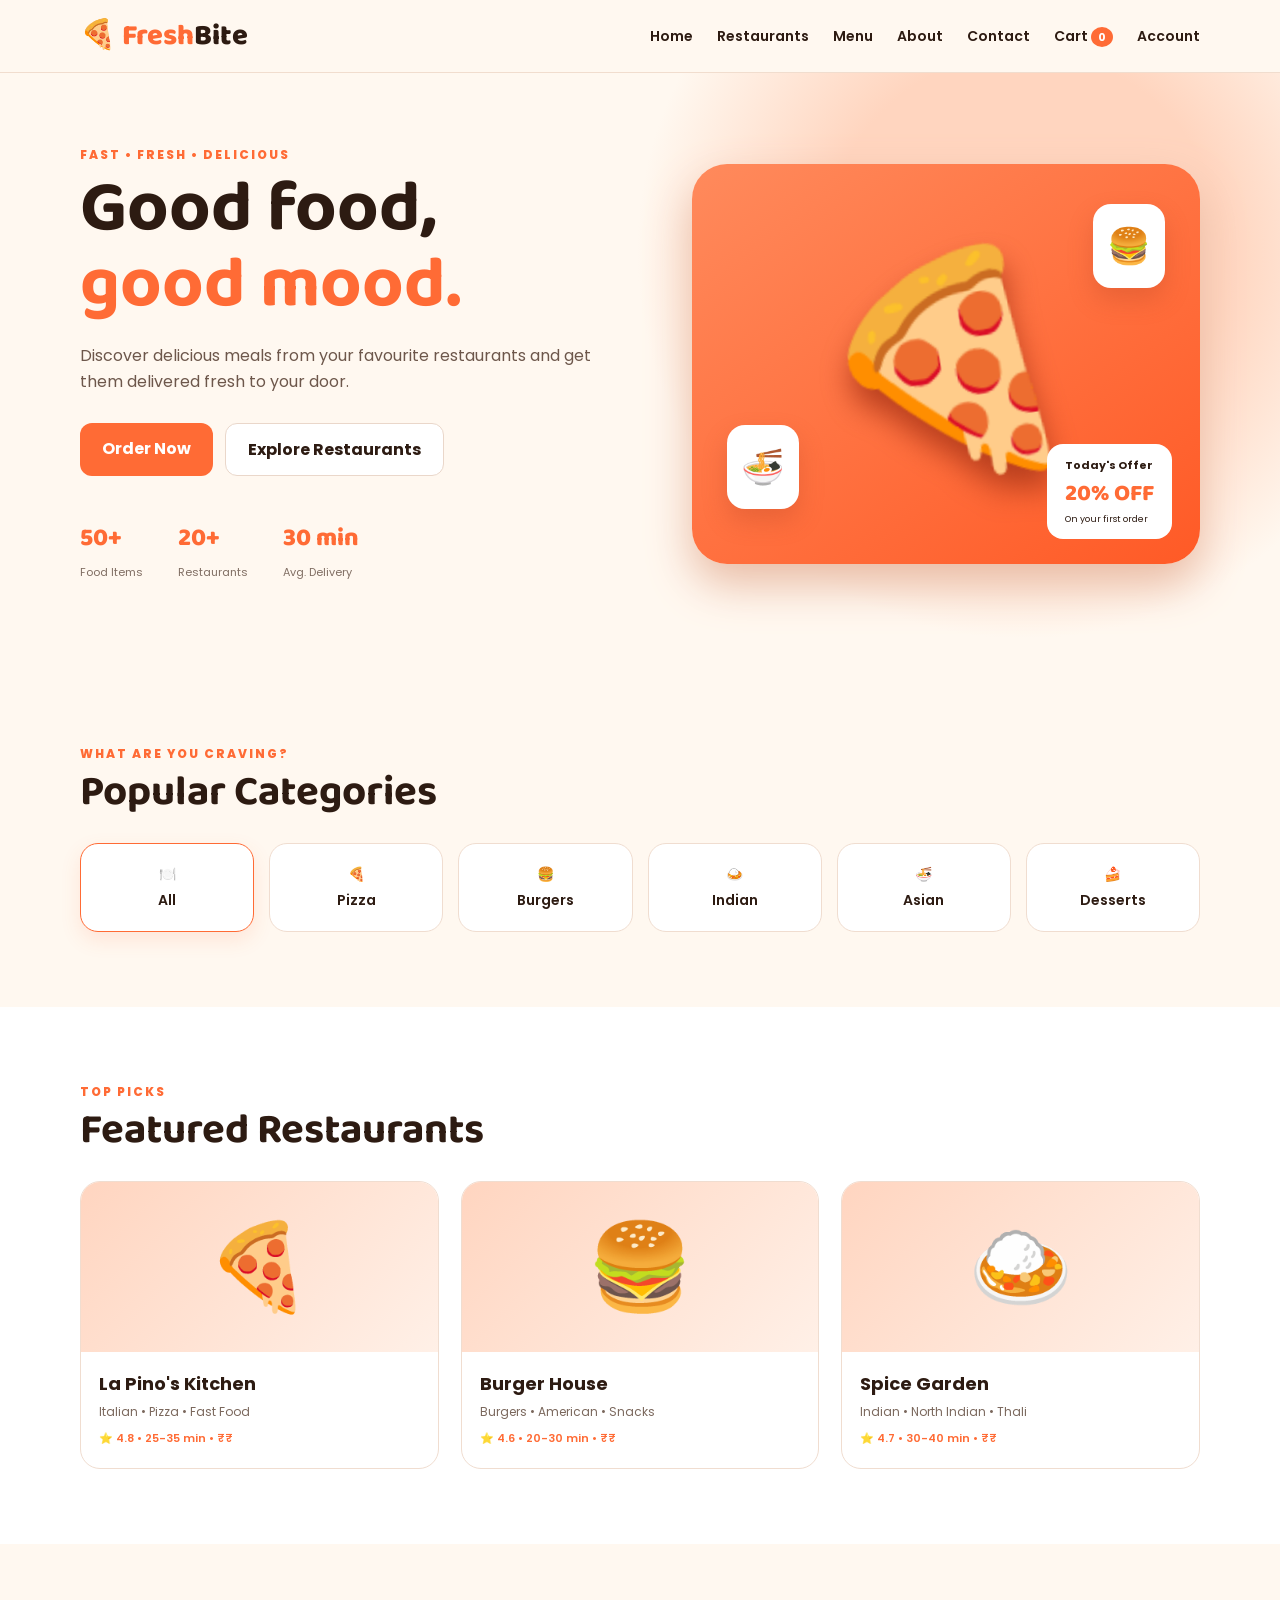
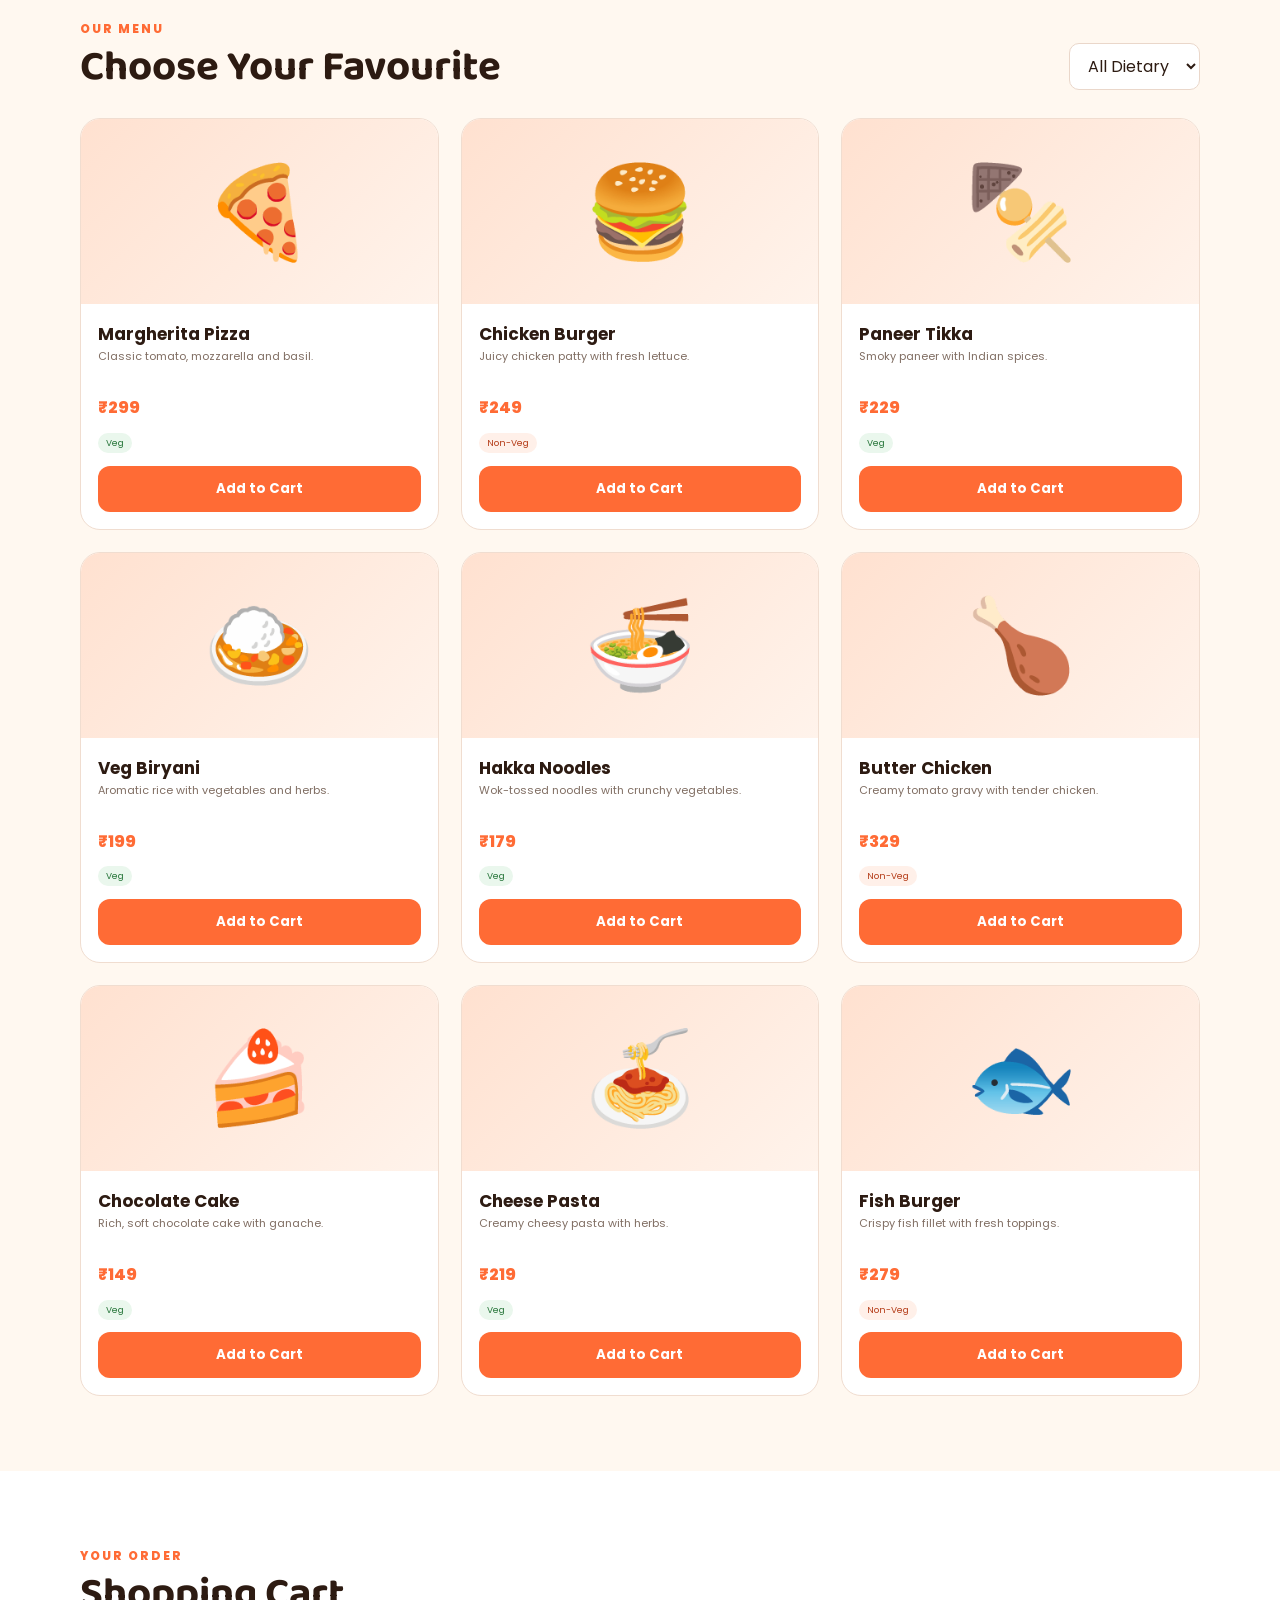
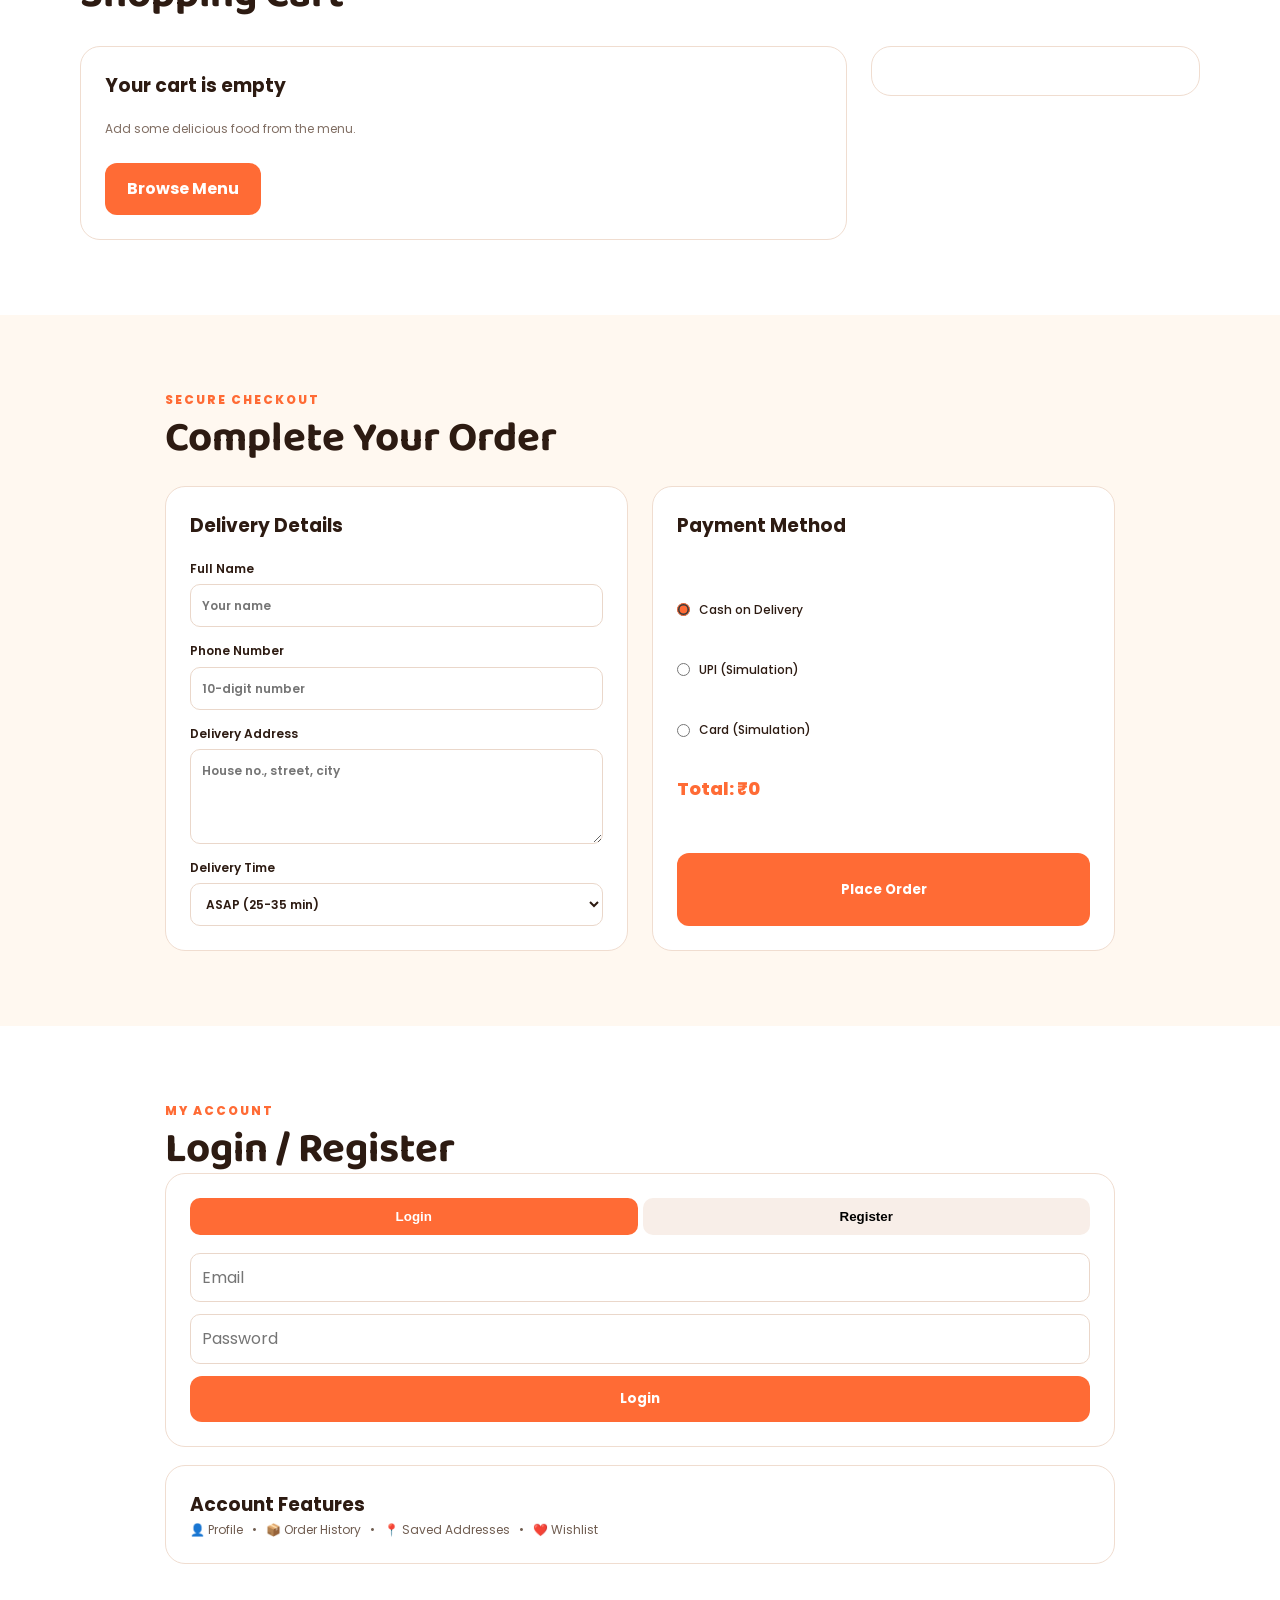
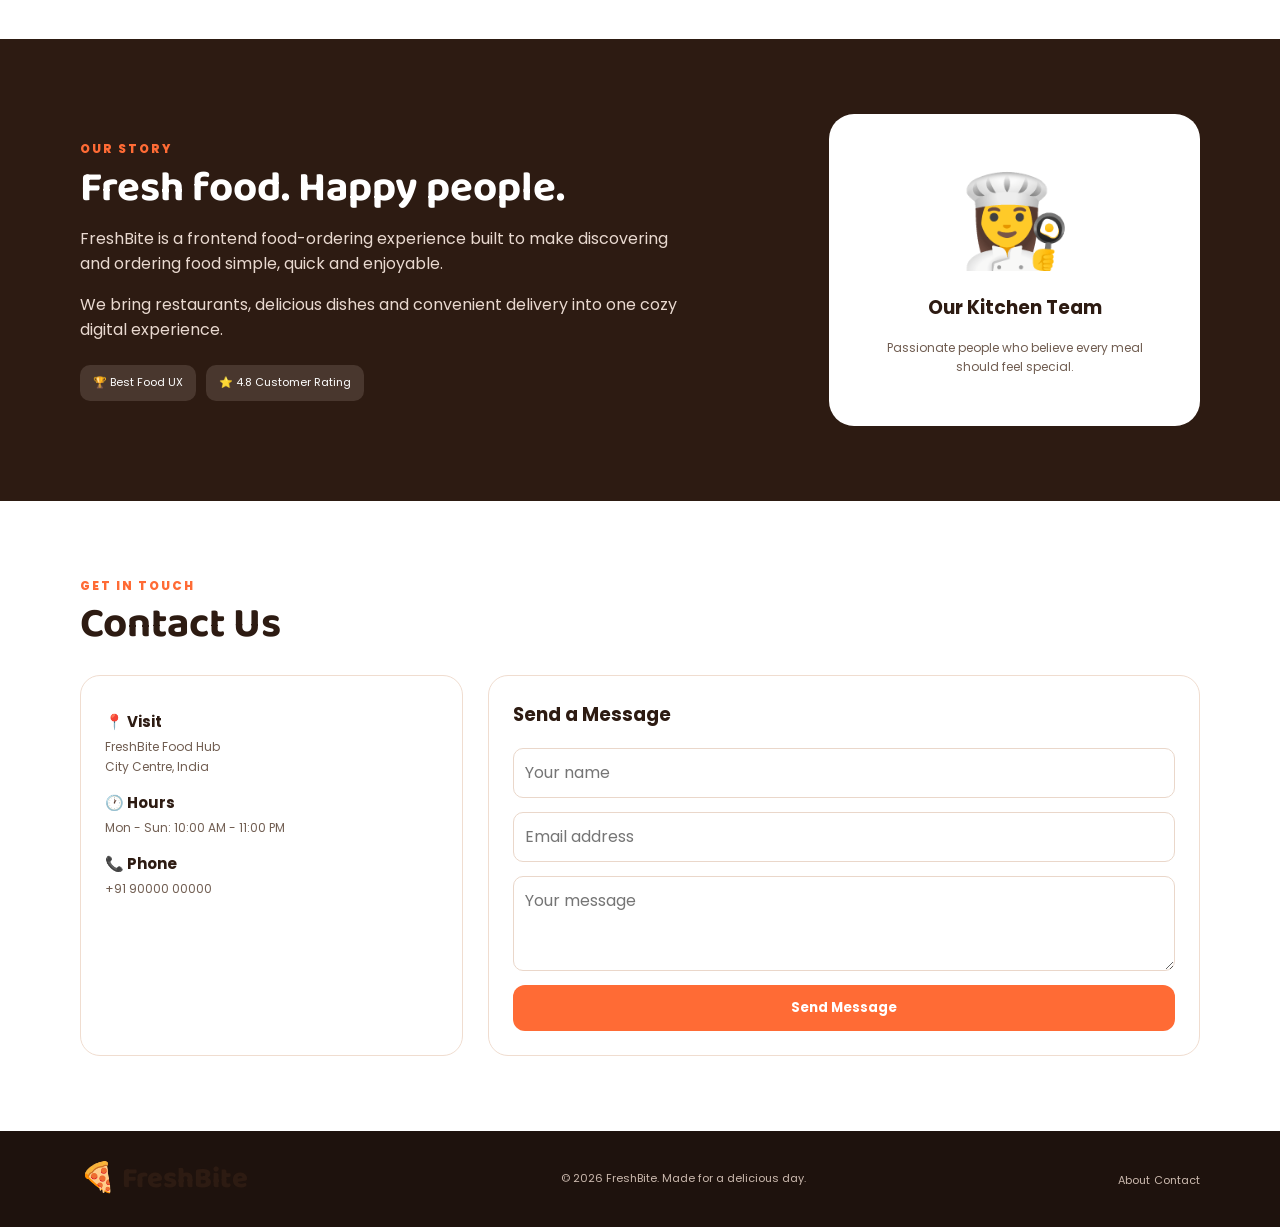
<file: index.html>
<!DOCTYPE html>
<html lang="en">
<head>
<meta charset="UTF-8">
<meta name="viewport" content="width=device-width, initial-scale=1.0">
<title>FreshBite - Online Food Ordering</title>
<link rel="preconnect" href="https://fonts.googleapis.com">
<link rel="preconnect" href="https://fonts.gstatic.com" crossorigin>
<link href="https://fonts.googleapis.com/css2?family=Baloo+2:wght@500;600;700;800&family=Poppins:wght@400;500;600;700&display=swap" rel="stylesheet">
<link rel="stylesheet" href="style.css">
</head>
<body>
<header class="navbar">
  <div class="container nav-inner">
    <a class="logo" href="#home">🍕 <span>Fresh</span>Bite</a>
    <button class="menu-toggle" id="menuToggle">☰</button>
    <nav id="navLinks">
      <a href="#home">Home</a><a href="#restaurants">Restaurants</a><a href="#menu">Menu</a>
      <a href="#about">About</a><a href="#contact">Contact</a>
      <a href="#cart">Cart <b id="cartCount">0</b></a><a href="#account">Account</a>
    </nav>
  </div>
</header>

<main>
<section id="home" class="hero">
  <div class="container hero-grid">
    <div>
      <p class="eyebrow">FAST • FRESH • DELICIOUS</p>
      <h1>Good food,<br><span>good mood.</span></h1>
      <p class="hero-text">Discover delicious meals from your favourite restaurants and get them delivered fresh to your door.</p>
      <div class="hero-actions"><a class="btn primary" href="#menu">Order Now</a><a class="btn secondary" href="#restaurants">Explore Restaurants</a></div>
      <div class="stats"><div><strong>50+</strong><small>Food Items</small></div><div><strong>20+</strong><small>Restaurants</small></div><div><strong>30 min</strong><small>Avg. Delivery</small></div></div>
    </div>
    <div class="hero-card"><div class="hero-food">🍕</div><div class="floating f1">🍔</div><div class="floating f2">🍜</div><div class="offer"><b>Today's Offer</b><span>20% OFF</span><small>On your first order</small></div></div>
  </div>
</section>

<section class="section" id="categories">
<div class="container">
  <div class="section-head"><div><p class="eyebrow">WHAT ARE YOU CRAVING?</p><h2>Popular Categories</h2></div></div>
  <div class="categories">
    <button class="category active" data-cat="All">🍽️<span>All</span></button>
    <button class="category" data-cat="Pizza">🍕<span>Pizza</span></button>
    <button class="category" data-cat="Burgers">🍔<span>Burgers</span></button>
    <button class="category" data-cat="Indian">🍛<span>Indian</span></button>
    <button class="category" data-cat="Asian">🍜<span>Asian</span></button>
    <button class="category" data-cat="Dessert">🍰<span>Desserts</span></button>
  </div>
</div>
</section>

<section class="section light" id="restaurants">
<div class="container">
  <div class="section-head"><div><p class="eyebrow">TOP PICKS</p><h2>Featured Restaurants</h2></div></div>
  <div class="restaurant-grid">
    <article class="restaurant"><div class="rest-img">🍕</div><div class="rest-body"><h3>La Pino's Kitchen</h3><p>Italian • Pizza • Fast Food</p><span>⭐ 4.8 • 25-35 min • ₹₹</span></div></article>
    <article class="restaurant"><div class="rest-img">🍔</div><div class="rest-body"><h3>Burger House</h3><p>Burgers • American • Snacks</p><span>⭐ 4.6 • 20-30 min • ₹₹</span></div></article>
    <article class="restaurant"><div class="rest-img">🍛</div><div class="rest-body"><h3>Spice Garden</h3><p>Indian • North Indian • Thali</p><span>⭐ 4.7 • 30-40 min • ₹₹</span></div></article>
  </div>
</div>
</section>

<section class="section" id="menu">
<div class="container">
  <div class="section-head menu-head"><div><p class="eyebrow">OUR MENU</p><h2>Choose Your Favourite</h2></div>
  <select id="dietFilter"><option value="All">All Dietary</option><option value="Veg">Veg</option><option value="Non-Veg">Non-Veg</option></select></div>
  <div class="food-grid" id="foodGrid"></div>
</div>
</section>

<section class="section light" id="cart">
<div class="container">
  <div class="section-head"><div><p class="eyebrow">YOUR ORDER</p><h2>Shopping Cart</h2></div></div>
  <div class="cart-layout"><div id="cartItems" class="cart-items"></div><aside class="summary" id="cartSummary"></aside></div>
</div>
</section>

<section class="section" id="checkout">
<div class="container narrow">
  <p class="eyebrow">SECURE CHECKOUT</p><h2>Complete Your Order</h2>
  <form id="checkoutForm" class="checkout">
    <div class="form-card"><h3>Delivery Details</h3>
      <label>Full Name<input id="name" required placeholder="Your name"></label>
      <label>Phone Number<input id="phone" required type="tel" placeholder="10-digit number"></label>
      <label>Delivery Address<textarea id="address" required placeholder="House no., street, city"></textarea></label>
      <label>Delivery Time<select><option>ASAP (25-35 min)</option><option>Schedule for later</option></select></label>
    </div>
    <div class="form-card"><h3>Payment Method</h3>
      <label class="radio"><input type="radio" name="pay" value="Cash on Delivery" checked> Cash on Delivery</label>
      <label class="radio"><input type="radio" name="pay" value="UPI"> UPI (Simulation)</label>
      <label class="radio"><input type="radio" name="pay" value="Card"> Card (Simulation)</label>
      <div id="checkoutTotal" class="checkout-total"></div>
      <button class="btn primary full" type="submit">Place Order</button>
    </div>
  </form>
</div>
</section>

<section class="section light" id="account">
<div class="container narrow">
  <p class="eyebrow">MY ACCOUNT</p><h2>Login / Register</h2>
  <div class="account-card">
    <div class="tabs"><button class="tab active" data-tab="login">Login</button><button class="tab" data-tab="register">Register</button></div>
    <form id="login" class="account-form"><input required placeholder="Email"><input required type="password" placeholder="Password"><button class="btn primary full">Login</button></form>
    <form id="register" class="account-form hidden"><input required placeholder="Full name"><input required type="email" placeholder="Email"><input required type="password" placeholder="Password"><button class="btn primary full">Create Account</button></form>
  </div>
  <div class="account-info"><h3>Account Features</h3><p>👤 Profile &nbsp; • &nbsp; 📦 Order History &nbsp; • &nbsp; 📍 Saved Addresses &nbsp; • &nbsp; ❤️ Wishlist</p></div>
</div>
</section>

<section class="section about" id="about">
<div class="container about-grid"><div><p class="eyebrow">OUR STORY</p><h2>Fresh food. Happy people.</h2><p>FreshBite is a frontend food-ordering experience built to make discovering and ordering food simple, quick and enjoyable.</p><p>We bring restaurants, delicious dishes and convenient delivery into one cozy digital experience.</p><div class="awards"><span>🏆 Best Food UX</span><span>⭐ 4.8 Customer Rating</span></div></div><div class="team-card"><div>👩‍🍳</div><h3>Our Kitchen Team</h3><p>Passionate people who believe every meal should feel special.</p></div></div>
</section>

<section class="section light" id="contact">
<div class="container">
<div class="section-head"><div><p class="eyebrow">GET IN TOUCH</p><h2>Contact Us</h2></div></div>
<div class="contact-grid">
  <div class="contact-card"><h3>📍 Visit</h3><p>FreshBite Food Hub<br>City Centre, India</p><h3>🕐 Hours</h3><p>Mon - Sun: 10:00 AM - 11:00 PM</p><h3>📞 Phone</h3><p>+91 90000 00000</p></div>
  <form id="contactForm" class="form-card"><h3>Send a Message</h3><input required placeholder="Your name"><input required type="email" placeholder="Email address"><textarea required placeholder="Your message"></textarea><button class="btn primary" type="submit">Send Message</button></form>
</div>
</div>
</section>
</main>

<footer><div class="container footer-inner"><div class="logo">🍕 FreshBite</div><p>© 2026 FreshBite. Made for a delicious day.</p><div><a href="#about">About</a> <a href="#contact">Contact</a></div></div></footer>
<div id="toast" class="toast"></div>
<script src="script.js"></script>
</body>
</html>
</file>
<file: style.css>
*{box-sizing:border-box;margin:0;padding:0}html{scroll-behavior:smooth}body{font-family:Poppins,Arial,sans-serif;color:#2D1B12;background:#FFF8F0;line-height:1.6}.container{width:min(1120px,92%);margin:auto}.navbar{position:sticky;top:0;z-index:50;background:rgba(255,248,240,.96);backdrop-filter:blur(10px);border-bottom:1px solid #f1ddce}.nav-inner{height:72px;display:flex;align-items:center;justify-content:space-between}.logo{font:800 29px "Baloo 2";color:#2D1B12;text-decoration:none}.logo span{color:#FF6B35}nav{display:flex;gap:24px;align-items:center}nav a{color:#2D1B12;text-decoration:none;font-weight:600;font-size:14px}nav a:hover{color:#FF6B35}nav b{background:#FF6B35;color:white;border-radius:50%;padding:2px 7px;font-size:11px}.menu-toggle{display:none;border:0;background:none;font-size:25px}.hero{padding:72px 0 85px;background:radial-gradient(circle at 80% 30%,#ffd5bf 0 18%,transparent 35%),#FFF8F0}.hero-grid{display:grid;grid-template-columns:1.05fr .95fr;gap:50px;align-items:center}.eyebrow{font-size:12px;letter-spacing:2px;font-weight:800;color:#FF6B35;margin-bottom:8px}.hero h1,h2{font-family:"Baloo 2";line-height:1.05}.hero h1{font-size:72px}.hero h1 span{color:#FF6B35}.hero-text{max-width:550px;margin:20px 0 28px;color:#6d574b}.hero-actions{display:flex;gap:12px;flex-wrap:wrap}.btn{border:0;border-radius:12px;padding:13px 22px;font-weight:700;text-decoration:none;display:inline-block;cursor:pointer;font-family:inherit}.primary{background:#FF6B35;color:#fff}.secondary{background:#fff;color:#2D1B12;border:1px solid #ead7ca}.btn:hover{transform:translateY(-1px)}.stats{display:flex;gap:35px;margin-top:42px}.stats strong{display:block;font:800 25px "Baloo 2";color:#FF6B35}.stats small{font-size:11px;color:#806e63}.hero-card{height:400px;border-radius:35px;background:linear-gradient(145deg,#ff8a5c,#ff5a26);position:relative;display:grid;place-items:center;box-shadow:0 20px 45px #e9bba4}.hero-food{font-size:210px;filter:drop-shadow(0 20px 15px #b83e1d);transform:rotate(-8deg)}.floating{position:absolute;background:white;border-radius:18px;padding:14px;font-size:35px;box-shadow:0 12px 25px #b9462550}.f1{top:40px;right:35px}.f2{bottom:55px;left:35px}.offer{position:absolute;bottom:25px;right:28px;background:#fff;padding:13px 18px;border-radius:16px;display:grid}.offer b{font-size:11px}.offer span{font:800 23px "Baloo 2";color:#FF6B35}.offer small{font-size:9px}.section{padding:75px 0}.light{background:#fff}.section h2{font-size:42px}.section-head{display:flex;justify-content:space-between;align-items:end;margin-bottom:28px}.categories{display:grid;grid-template-columns:repeat(6,1fr);gap:15px}.category{border:1px solid #f0ddd0;background:#fff;border-radius:18px;padding:20px 10px;cursor:pointer;display:grid;gap:5px;font:600 14px Poppins;color:#2D1B12}.category:first-letter{font-size:28px}.category.active,.category:hover{border-color:#FF6B35;box-shadow:0 8px 20px #ff6b3520}.restaurant-grid,.food-grid{display:grid;grid-template-columns:repeat(3,1fr);gap:22px}.restaurant{border:1px solid #f0ddd0;border-radius:20px;overflow:hidden;background:#fff}.rest-img{height:170px;background:linear-gradient(135deg,#ffd5c0,#fff0e7);display:grid;place-items:center;font-size:85px}.rest-body{padding:18px}.rest-body h3{font-size:18px}.rest-body p{font-size:12px;color:#7b685d;margin:3px 0}.rest-body span{font-size:11px;color:#ff6b35;font-weight:600}.menu-head select{padding:10px 14px;border:1px solid #ead7ca;border-radius:10px;background:#fff}.food-card{background:#fff;border:1px solid #f0ddd0;border-radius:20px;overflow:hidden;position:relative}.food-img{height:185px;background:linear-gradient(135deg,#ffe1d0,#fff3eb);display:grid;place-items:center;font-size:90px}.food-body{padding:17px}.food-body h3{font-size:17px}.desc{font-size:11px;color:#806e63;height:40px}.price{font-weight:800;color:#FF6B35;margin:7px 0}.tag{font-size:9px;border-radius:20px;background:#eaf7ed;color:#27763a;padding:4px 8px}.tag.non{background:#fff0e9;color:#b43b17}.add{width:100%;margin-top:12px}.cart-layout{display:grid;grid-template-columns:1.4fr .6fr;gap:24px}.cart-item{display:grid;grid-template-columns:70px 1fr auto;gap:15px;align-items:center;background:#fff;border:1px solid #f0ddd0;border-radius:15px;padding:12px;margin-bottom:12px}.cart-thumb{height:60px;border-radius:12px;background:#fff0e8;display:grid;place-items:center;font-size:35px}.cart-item h4{font-size:14px}.cart-item p{font-size:12px;color:#ff6b35;font-weight:700}.qty{display:flex;align-items:center;gap:8px}.qty button{border:1px solid #ead7ca;background:#fff;border-radius:7px;width:28px;height:28px;cursor:pointer}.summary,.form-card,.account-card,.contact-card,.account-info{background:#fff;border:1px solid #f0ddd0;border-radius:20px;padding:24px}.summary{height:max-content}.summary h3{margin-bottom:18px}.sum-row{display:flex;justify-content:space-between;font-size:13px;margin:10px 0}.total{border-top:1px solid #ead7ca;padding-top:15px;font-weight:800;font-size:17px}.full{width:100%;text-align:center}.narrow{max-width:950px}.checkout{display:grid;grid-template-columns:1fr 1fr;gap:24px;margin-top:25px}.form-card{display:grid;gap:14px}.form-card h3{margin-bottom:4px}label{font-size:12px;font-weight:600;display:grid;gap:6px}input,textarea,select{font:inherit;border:1px solid #ead7ca;border-radius:10px;padding:11px;background:#fff;color:#2D1B12}textarea{min-height:95px;resize:vertical}.radio{display:flex;align-items:center;display:flex;gap:9px;font-weight:500}.radio input{accent-color:#FF6B35}.checkout-total{font-size:18px;font-weight:800;color:#FF6B35;margin:8px 0}.tabs{display:flex;gap:5px;margin-bottom:18px}.tab{flex:1;border:0;padding:11px;border-radius:10px;background:#f8eee8;cursor:pointer;font-weight:700}.tab.active{background:#FF6B35;color:#fff}.account-form{display:grid;gap:12px}.hidden{display:none}.account-info{margin-top:18px}.account-info p{font-size:12px;color:#705d51}.about{background:#2D1B12;color:#fff}.about p:not(.eyebrow){color:#e9d9d0;max-width:620px;margin:15px 0}.about h2{color:#fff}.about-grid{display:grid;grid-template-columns:1.3fr .7fr;gap:60px;align-items:center}.awards{display:flex;gap:10px;flex-wrap:wrap;margin-top:22px}.awards span{background:#49372e;padding:9px 13px;border-radius:10px;font-size:11px}.team-card{background:#fff;color:#2D1B12;border-radius:25px;padding:35px;text-align:center}.team-card div{font-size:90px}.team-card p{color:#705d51!important;font-size:12px}.contact-grid{display:grid;grid-template-columns:.7fr 1.3fr;gap:25px}.contact-card h3{margin:10px 0 3px;font-size:15px}.contact-card p{font-size:12px;color:#705d51;margin-bottom:15px}footer{background:#1e120d;color:#cbb9ae;padding:25px 0}.footer-inner{display:flex;justify-content:space-between;align-items:center;gap:15px}.footer-inner p,.footer-inner a{font-size:11px;color:#cbb9ae;text-decoration:none}.toast{position:fixed;bottom:25px;right:25px;background:#2D1B12;color:#fff;padding:12px 18px;border-radius:10px;opacity:0;transform:translateY(20px);transition:.25s;z-index:100}.toast.show{opacity:1;transform:translateY(0)}@media(max-width:800px){.menu-toggle{display:block}nav{display:none;position:absolute;top:72px;left:0;right:0;background:#fff8f0;padding:15px;flex-direction:column;border-bottom:1px solid #ead7ca}nav.open{display:flex}.hero-grid,.about-grid,.checkout,.contact-grid,.cart-layout{grid-template-columns:1fr}.hero{padding-top:45px}.hero h1{font-size:52px}.hero-card{height:300px}.hero-food{font-size:145px}.categories{grid-template-columns:repeat(3,1fr)}.restaurant-grid,.food-grid{grid-template-columns:repeat(2,1fr)}.footer-inner{flex-direction:column}.section{padding:55px 0}}@media(max-width:500px){.restaurant-grid,.food-grid{grid-template-columns:1fr}.categories{grid-template-columns:repeat(2,1fr)}.stats{gap:18px}.stats strong{font-size:20px}.hero-actions .btn{width:100%;text-align:center}.hero-card{height:270px}.section h2{font-size:35px}.cart-item{grid-template-columns:55px 1fr}.cart-item .qty{grid-column:2}.nav-inner{height:64px}nav{top:64px}}
</file>
